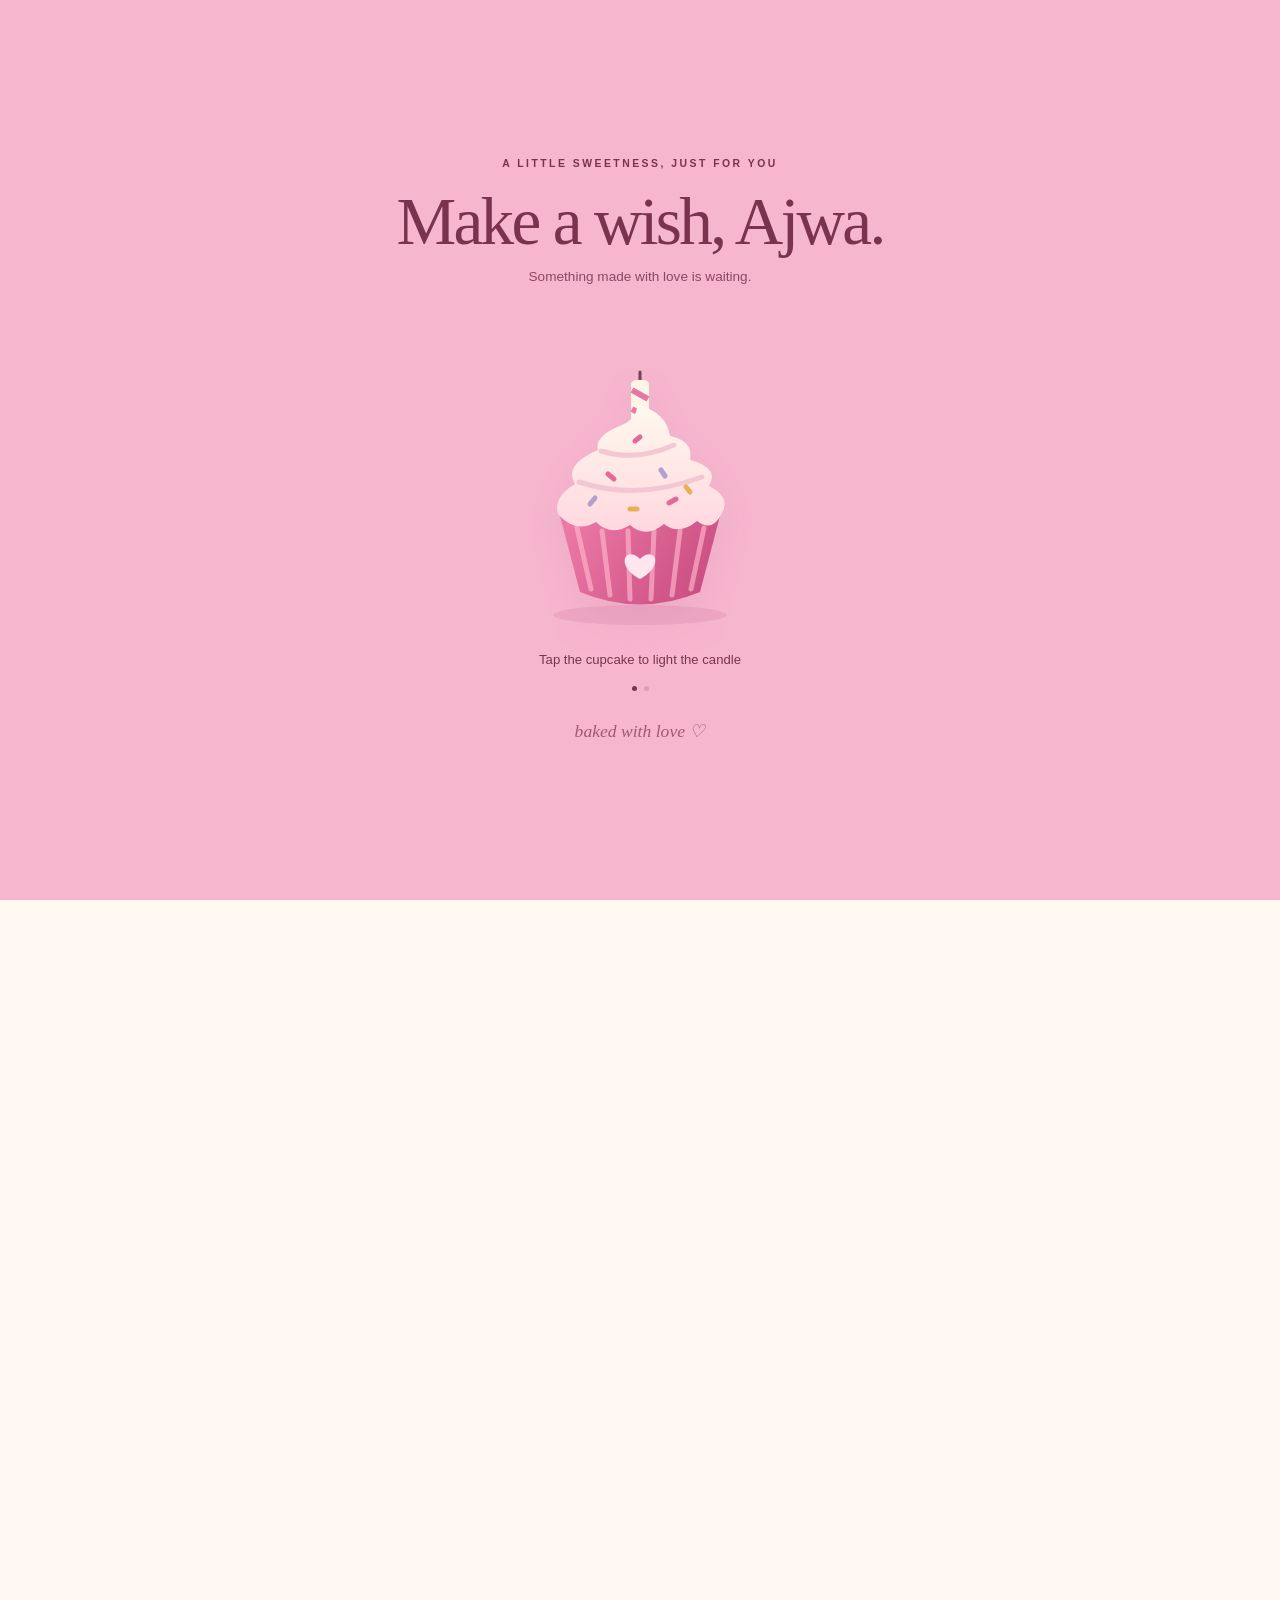
<file: index.html>
<!DOCTYPE html>
<html lang="en">
  <head>
    <meta charset="UTF-8" />
    <meta http-equiv="Content-Security-Policy" content="default-src 'none'; script-src 'sha256-DtwqlMACBUwBs7M+CxoVOlOZ3MUtRNxbTlej8e+OHAI=' 'sha256-SmW4N7IQUNSi7hp0M2LwXb36sq0s96XuH/wE73BcYMg='; script-src-attr 'none'; style-src 'self' https://fonts.googleapis.com; style-src-attr 'unsafe-inline'; font-src https://fonts.gstatic.com; img-src 'self'; media-src 'self'; connect-src 'none'; object-src 'none'; frame-src 'none'; base-uri 'none'; form-action 'none'; worker-src 'none'; require-trusted-types-for 'script'; trusted-types 'none'">
    <meta name="referrer" content="no-referrer">
    <meta name="robots" content="noindex, nofollow, noarchive, nosnippet">
    <meta name="viewport" content="width=device-width, initial-scale=1.0" />
    <title>For Ajwa</title>
    <meta
      name="description"
      content="A dreamy anniversary website for Ajwa, full of love, memories, and warm animations."
    />
    <link rel="preconnect" href="https://fonts.googleapis.com" />
    <link rel="preconnect" href="https://fonts.gstatic.com" crossorigin />
    <link
      href="https://fonts.googleapis.com/css2?family=Cormorant+Garamond:wght@400;500;600;700&family=Inter:wght@400;500;600;700;800&family=Caveat:wght@400;500;600&display=swap"
      rel="stylesheet"
    />
    <link rel="stylesheet" href="styles.css?v=album-1" />
  </head>
  <body class="wish-pending">
    <section class="cupcake-screen" id="cupcakeScreen" aria-labelledby="wishTitle">
      <div class="wish-content">
        <p class="wish-eyebrow">A little sweetness, just for you</p>
        <h2 id="wishTitle">Make a wish, Ajwa.</h2>
        <p class="wish-subtitle">Something made with love is waiting.</p>
        <button class="cupcake-button" id="cupcakeButton" type="button" aria-label="Light the cupcake candle" aria-describedby="wishHint">
          <svg class="cupcake-art" viewBox="0 0 320 340" fill="none" aria-hidden="true">
            <defs>
              <linearGradient id="icing" x1="160" y1="106" x2="160" y2="230" gradientUnits="userSpaceOnUse"><stop stop-color="#fff9ed"/><stop offset="1" stop-color="#ffd9e0"/></linearGradient>
              <linearGradient id="wrapper" x1="90" y1="225" x2="220" y2="310" gradientUnits="userSpaceOnUse"><stop stop-color="#ed79a6"/><stop offset="1" stop-color="#c84c80"/></linearGradient>
              <radialGradient id="flameGlow"><stop stop-color="#ffe9a8" stop-opacity=".8"/><stop offset="1" stop-color="#ffe9a8" stop-opacity="0"/></radialGradient>
            </defs>
            <ellipse cx="160" cy="319" rx="87" ry="10" fill="#b9507e" opacity=".14"/>
            <g class="candle-flame"><circle cx="160" cy="63" r="42" fill="url(#flameGlow)"/><path d="M160 38C146 54 145 65 152 72C159 79 174 73 172 63C171 55 164 50 160 38Z" fill="#ffb64d"/><path d="M160 53C153 64 155 71 161 72C169 70 165 60 160 53Z" fill="#fff9d5"/></g>
            <path class="candle-smoke" d="M160 73C142 60 179 48 159 29" stroke="#fff8ee" stroke-width="4" stroke-linecap="round"/>
            <path d="M160 85V76" stroke="#744253" stroke-width="3" stroke-linecap="round"/>
            <rect x="151" y="84" width="18" height="66" rx="5" fill="#fff5e7"/>
            <path d="M152 94L168 103M152 113L168 122M152 132L168 141" stroke="#e478a4" stroke-width="6"/>
            <path d="M80 220H240L220 296Q160 321 100 296Z" fill="url(#wrapper)"/>
            <path d="M97 232L111 293M122 235L130 299M148 235L150 303M174 235L171 303M200 235L192 299M224 232L211 293" stroke="#ffb6cd" stroke-width="5" opacity=".65" stroke-linecap="round"/>
            <path d="M78 218Q73 201 95 188Q83 169 118 154Q114 140 142 129Q158 122 157 108Q187 117 190 140Q214 145 210 164Q240 172 229 190Q251 201 242 217Q233 237 217 225Q199 240 184 228Q166 243 150 229Q131 241 116 226Q95 238 78 218Z" fill="url(#icing)"/>
            <path d="M121 155Q156 166 194 149M99 186Q157 205 222 181" stroke="#efbacb" stroke-width="5" stroke-linecap="round" opacity=".7"/>
            <g stroke-width="5" stroke-linecap="round"><path d="M128 178L134 183M189 207L196 203M155 145L160 141" stroke="#e36996"/><path d="M110 208L115 202M181 174L185 180" stroke="#b4a0cf"/><path d="M150 213L157 213M206 191L210 196" stroke="#e9af57"/></g>
            <path d="M160 263C146 249 134 269 160 283C186 269 174 249 160 263Z" fill="#ffe5ee"/>
          </svg>
        </button>
        <p class="wish-hint" id="wishHint" aria-live="polite">Tap the cupcake to light the candle</p>
        <div class="wish-steps" aria-hidden="true"><span class="active"></span><span></span></div>
        <p class="wish-signature">baked with love ♡</p>
      </div>
      <div class="wish-confetti" id="wishConfetti" aria-hidden="true"></div>
    </section>

    <div class="page-shell" inert>
<div class="bg-orb orb-two"></div>
<header class="hero">
        <nav class="topbar container">
          <div class="brand">ajwa &amp; matthew <button class="secret-trigger brand-secret" data-secret="matching" type="button" aria-label="Our little heart">♡</button></div>
          <div class="nav-links">
            <a href="#story">Story</a>
            <a href="album.html">Our album ♡</a>
            <a href="#letter">Letter</a>
            <a href="#promise">Forever ♡</a>
          </div>
        </nav>

        <div class="hero-inner container">
          <div class="hero-copy">
            <p class="eyebrow">OUR LITTLE LOVE STORY · SINCE 12.31.2025</p>
            <h1 tabindex="-1" id="typewriter">Life is sweeter<br>with <em>you, Ajwa.</em></h1>
            <img class="kitty-sticker welcome-kitty" src="cute-gifs/952797-catwink.png" alt="" aria-hidden="true" width="736" height="736" style="--asset-width: 736px; --asset-ratio: 736 / 736;">
            <p class="handwritten hero-note">Happy anniversary, my love ♡</p>
            <p class="subtitle">From our late-night games to all the little laughs in between — you’re my favorite part of every day. Here’s a little corner of the world, made just for you.</p>

            <div class="cta-row">
              <button id="sparkleBtn" class="primary-btn">A little extra love ♡</button>
              <a href="#letter" class="secondary-btn">Your love letter ↗</a>
            </div>

            <div class="stats">
              <div class="stat">
                <span class="stat-number" id="daysSince">0</span>
                <span>days of us</span>
              </div>
              <div class="stat">
                <button class="stat-number secret-trigger" data-secret="keychains" type="button" aria-label="Infinite reasons">∞</button>
                <span>reasons I love you</span>
              </div>
              <div class="stat">
                <span class="stat-number">1</span>
                <span>favorite person</span>
              </div>
            </div>
          </div>
          <div class="hero-scrapbook">
            <span class="scrap-doodle" aria-hidden="true">♡</span>
            <figure class="hero-print print-back">
              <img src="img/818552312_3090246237986645_2867087890981414556_n.jpg" alt="Our Roblox avatars standing side by side in matching black outfits" width="1080" height="486">
              <figcaption>my favorite teammate</figcaption>
            </figure>
            <figure class="hero-print print-front">
              <img src="img/818296710_1039917625670256_7853506601856451287_n.jpg" alt="Our Roblox avatars in matching pink and white outfits" width="1080" height="486">
              <figcaption>you + me, in every little world ♡</figcaption>
            </figure>
            <button class="scrap-label secret-trigger" data-secret="together" type="button">the sweetest kind of us</button>
          </div>
        </div>
        <div class="hero-bottom"><span>Made with love. Sprinkled with memories.</span><a href="#memories" aria-label="Explore our memories">↓</a></div>
      </header>

      <main>
        <section class="memories section" id="memories">
          <div class="container">
            <div class="section-heading">
              <img class="kitty-sticker" src="cute-gifs/744854-cathappy.png" alt="" aria-hidden="true" loading="lazy" width="736" height="736" style="--asset-width: 736px; --asset-ratio: 736 / 736;">
              <p class="eyebrow">01 / THE SCRAPBOOK</p>
              <h2>Little moments. <em>Big feelings.</em></h2>
              <p class="section-note">Our favorite little worlds, saved forever. Tap a photo to take a closer look.</p>
            </div>

            <p class="album-invite"><a class="primary-btn" href="album.html">Open our whole photo album ♡</a></p>
            <div class="memory-grid">
              <article class="memory-card">
                <button class="memory-photo" type="button" aria-label="View memory: The little laughs"><img src="img/818713701_989518967495480_6240912151705662410_n.jpg" alt="A smiling white-haired Roblox avatar in a colorful game world" width="1080" height="486" loading="lazy"><span aria-hidden="true">↗</span></button>
                <div class="memory-copy">
                  <h3>The little laughs</h3>
                  <p>The day everything changed, even when it felt like just another ordinary moment.</p>
                </div>
              </article>

              <article class="memory-card">
                <button class="memory-photo" type="button" aria-label="View memory: My favorite teammate"><img src="img/818552312_3090246237986645_2867087890981414556_n.jpg" alt="Our Roblox avatars standing together in matching black outfits" width="1080" height="486" loading="lazy"><span aria-hidden="true">↗</span></button>
                <div class="memory-copy">
                  <h3>My favorite teammate</h3>
                  <p>All the laughing, the chaos, and the little moments that somehow became my favorite memories.</p>
                </div>
              </article>

              <article class="memory-card">
                <button class="memory-photo" type="button" aria-label="View memory: Matching with you"><img src="img/818296710_1039917625670256_7853506601856451287_n.jpg" alt="Our Roblox avatars wearing matching pink and white outfits" width="1080" height="486" loading="lazy"><span aria-hidden="true">↗</span></button>
                <div class="memory-copy">
                  <h3>Matching with you</h3>
                  <p>Still the same warmth, still the same comfort, still the best place in the world to be.</p>
                </div>
              </article>

              <article class="memory-card">
                <button class="memory-photo" type="button" aria-label="View memory: Always close to you"><img src="img/818122525_1393639216303179_3923916816294594987_n.jpg" alt="Our black-haired Roblox avatars leaning close together" width="1080" height="486" loading="lazy"><span aria-hidden="true">↗</span></button>
                <div class="memory-copy">
                  <h3>Always close to you</h3>
                  <p>The kind of moments that feel easy, silly, and somehow unforgettable.</p>
                </div>
              </article>

              <article class="memory-card">
                <button class="memory-photo" type="button" aria-label="View memory: Our little adventures"><img src="img/818043290_2153451598936634_3564932296606815348_n.jpg" alt="Our white-haired Roblox avatars together in a colorful game world" width="1080" height="486" loading="lazy"><span aria-hidden="true">↗</span></button>
                <div class="memory-copy">
                  <h3>Our little adventures</h3>
                  <p>When life slows down and everything feels better because you’re there.</p>
                </div>
              </article>

              <article class="memory-card">
                <button class="memory-photo" type="button" aria-label="View memory: Us, in every world"><img src="img/813361121_1103023302071985_108094852363762716_n.jpg" alt="Our Roblox avatars wearing matching cat tops" width="1080" height="486" loading="lazy"><span aria-hidden="true">↗</span></button>
                <div class="memory-copy">
                  <h3>Us, in every world</h3>
                  <p>Every new day keeps proving I want to keep making memories with you.</p>
                </div>
              </article>
            </div>
          </div>
        </section>


        <section class="story section" id="story">
          <div class="container">
            <div class="section-heading">
              <p class="eyebrow">02 / HOW IT FEELS</p>
              <h2>It was always <em>you.</em></h2>
            </div>

            <div class="timeline">
              <div class="timeline-item">
                <div class="timeline-date">Roblox nights</div>
                <div class="timeline-card">
                  <div class="sticker-slot" aria-hidden="true"><img class="couple-gif" src="cute-gifs/570826-peachspraysgoma.gif" alt="" aria-hidden="true" loading="lazy" width="200" height="109" style="--asset-width: 200px; --asset-ratio: 200 / 109;"></div>
                  <h3>Fun and laughter</h3>
                  <p>
                    We would spend hours playing Roblox and laughing through all the chaos,
                    and somehow those simple moments became some of my favorite memories with you.
                  </p>
                </div>
              </div>

              <div class="timeline-item">
                <div class="timeline-date">Valorant</div>
                <div class="timeline-card">
                  <div class="sticker-slot" aria-hidden="true"><img class="couple-gif" src="cute-gifs/559019-gomadragpeach.png" alt="" aria-hidden="true" loading="lazy" width="167" height="120" style="--asset-width: 167px; --asset-ratio: 167 / 120;"></div>
                  <h3>Always a blast</h3>
                  <p>
                    Even the short time we spent in Valorant felt full of energy and joy. Watching
                    you play, hearing you laugh, and being with you in those moments made everything feel easier.
                  </p>
                </div>
              </div>

              <div class="timeline-item">
                <div class="timeline-date">You</div>
                <div class="timeline-card">
                  <div class="sticker-slot" aria-hidden="true"><img class="kitty-sticker story-kitty" src="cute-gifs/60037-catrelaxed.png" alt="" loading="lazy" width="736" height="736" style="--asset-width: 736px; --asset-ratio: 736 / 736;"></div>
                  <h3>The part that changed everything</h3>
                  <p>
                    The real magic was never just the games. It was the way you made the dark feel lighter,
                    how your presence brought calm, comfort, and a kind of happiness I didn’t know I needed.
                  </p>
                </div>
              </div>
            </div>
          </div>
        </section>

        <section class="reasons section" id="reasons">
          <div class="container">
            <div class="section-heading">
              <p class="eyebrow">03 / THE SWEETEST INGREDIENTS</p>
              <h2>A few things I <em>adore.</em></h2>
            </div>

            <div class="cards-grid">
              <article class="info-card reason-card">
                <div class="sticker-slot" aria-hidden="true"><img class="kitty-sticker ingredient-kitty" src="cute-gifs/575744-cat-smile.png" alt="" aria-hidden="true" loading="lazy" width="736" height="736" style="--asset-width: 736px; --asset-ratio: 736 / 736;"></div>
                <h3>Your smile</h3>
                <p>That smile can change my whole mood and make even the hardest days feel softer.</p>
              </article>

              <article class="info-card reason-card">
                <div class="sticker-slot" aria-hidden="true"><div class="icon">❤</div></div>
                <h3>Your heart</h3>
                <p>You care in a way that feels deep, gentle, and honest, and I love that so much.</p>
              </article>

              <article class="info-card reason-card">
                <div class="sticker-slot" aria-hidden="true"><img class="couple-gif" src="cute-gifs/197264-gomamassage.gif" alt="" aria-hidden="true" loading="lazy" width="200" height="163" style="--asset-width: 200px; --asset-ratio: 200 / 163;"></div>
                <h3>Your presence</h3>
                <p>Just being around you makes life feel calmer, warmer, and a lot more beautiful.</p>
              </article>

              <article class="info-card reason-card">
                <div class="sticker-slot" aria-hidden="true"><div class="icon">✧</div></div>
                <h3>Your energy</h3>
                <p>You bring life, laughter, and comfort to the moments that matter the most.</p>
              </article>
            </div>
          </div>
        </section>

        <section class="letter section" id="letter">
          <div class="container letter-wrap">
            <div class="section-heading align-left">
              <p class="eyebrow">04 / SEALED WITH A KISS</p>
              <h2>For u,<br><em>with all my heart.</em></h2>
              <div class="sticker-slot" aria-hidden="true"><img class="couple-gif" src="cute-gifs/277781-peachsnugglesgoma.gif" alt="" aria-hidden="true" loading="lazy" width="498" height="330" style="--asset-width: 498px; --asset-ratio: 498 / 330;"></div>
            </div>

            <div class="letter-box">
              <span class="letter-seal" aria-hidden="true">♡</span>
              <p class="handwritten salutation">My dearest Ajwa,</p>
              <p>
                Ajwa, I still think about how much brighter my life feels with u in it. u are
                the kind of person who makes ordinary days feel warm and beautiful just by being in them.
                The hours we spent playing Roblox, the laughs during Valorant, and the way u somehow made
                even my darker moments feel lighter will always stay with me.
              </p>
              <p>
                I love how easy it feels to be with u. I love the comfort in your presence, the honesty
                in your heart, and the way your love makes life feel softer and more meaningful. Every time
                I think about us, I feel grateful, lucky, and a little overwhelmed by how much joy u bring.
              </p>
              <p>
                u are not just someone I care about. u are someone who changed my world in a way I cant
                fully explain. Thank u for being my comfort, my laughter, my peace, and my favorite person.
                Happy anniversary, Ajwa. Im so lucky to have u.
              </p>
              <p class="handwritten signature">Yours, always.<br>Matthew ♡</p>
            </div>
          </div>
        </section>

        <section class="promise section" id="promise">
          <div class="container promise-wrap">
            <div class="promise-copy">
              <div class="sticker-slot" aria-hidden="true"><img class="couple-gif" src="cute-gifs/403790-gomacarrypeach.gif" alt="" aria-hidden="true" loading="lazy" width="197" height="200" style="--asset-width: 197px; --asset-ratio: 197 / 200;"></div>
              <p class="eyebrow">05 / ALL OUR TOMORROWS</p>
              <h2>You, me, <em>and every tomorrow.</em></h2>
              <p>
                Through every season, every ordinary day, and every dream we build together, I promise to
                keep loving you with patience, joy, and a heart that keeps growing because of you.
              </p>
            </div>

            <div class="countdown-card">
              <img class="kitty-sticker heart-kitty" src="cute-gifs/688544-cuteheartkitty.gif" alt="" aria-hidden="true" loading="lazy" width="52" height="55" style="--asset-width: 52px; --asset-ratio: 52 / 55;">
              <p class="countdown-label">Until our next little anniversary ♡</p>
              <div class="countdown" id="countdown"></div>
            </div>
          </div>
        </section>

        <section class="playful section">
          <div class="container">
            <div class="section-heading">
              <p class="eyebrow">A tiny moment of joy</p>
              <h2>There’s always room for <em>more love.</em></h2>
            </div>

            <div class="love-kitty-reaction" aria-hidden="true"><img id="loveKitty" src="cute-gifs/196068-catstare.png" alt="" width="736" height="736" style="--asset-width: 736px; --asset-ratio: 736 / 736;"><p id="kittyReaction" class="handwritten">how much do u love me?</p></div>
            <div class="love-meter-panel">
              <button id="loveBoost" class="love-btn" aria-label="Add love">♥</button>
              <div class="meter-wrap">
                <div class="meter-labels">
                  <span>tiny love</span>
                  <span>big love</span>
                </div>
                <div class="meter-stage">
                <div class="meter" role="progressbar" aria-label="Our love" aria-valuemin="0" aria-valuemax="100" aria-valuenow="52">
                  <div id="loveMeter" class="meter-fill"></div>
                </div>
                <div class="meter-pieces" aria-hidden="true"><span></span><span></span></div>
                </div>
                <p class="love-status" id="loveStatus" aria-live="polite">Keep tapping, my love ♡</p>
              </div>
            </div>
          </div>
        </section>

        <section class="finale section" id="finale">
          <div class="container final-wrap">
            <img class="kitty-sticker paw-kitty" src="cute-gifs/190650-catpaw.png" alt="" aria-hidden="true" loading="lazy" width="736" height="736" style="--asset-width: 736px; --asset-ratio: 736 / 736;">
            <p class="eyebrow">ONE LAST LITTLE THING</p>
            <button id="finalMessageBtn" class="final-message-btn" type="button" aria-expanded="false" aria-controls="finalMessage">A little P.S. for you ♡</button>
            <div id="finalMessage" class="final-message hidden">
              <div class="sticker-slot" aria-hidden="true"><img class="couple-gif" src="cute-gifs/346718-peachlovesgoma.gif" alt="" aria-hidden="true" loading="lazy" width="200" height="180" style="--asset-width: 200px; --asset-ratio: 200 / 180;"></div>
              <p>
                Ajwa, no matter how many days pass, how many months go by, or how many little moments turn into memories,
                I’ll still choose you. Always. With all my heart, every version of me has loved you, and every version still will.
              </p>
            </div>
          </div>
        </section>
      </main>

      <footer class="footer">
        <p class="handwritten">You’re my favorite wish come true.</p><span>AJWA &amp; MATTHEW · ALWAYS &amp; FOREVER <button class="secret-trigger" data-secret="chaos" type="button" aria-label="One last little heart">♡</button></span>
      </footer>
    </div>

    <audio id="backgroundMusic" src="audio/our-little-melody.wav" preload="auto" loop playsinline></audio>
    <button id="musicToggle" class="music-toggle" type="button" aria-label="Play background music" aria-pressed="false"><span aria-hidden="true">♫</span> <span id="musicLabel">Music off</span></button>
    <p id="secretHint" class="secret-hint" role="status"></p>
    <dialog id="secretDialog" class="secret-dialog" aria-labelledby="secretTitle" aria-describedby="secretNote">
      <button id="closeSecret" class="close-memory" type="button" aria-label="Close secret memory">×</button>
      <p class="eyebrow">A LITTLE PIECE OF US, HIDDEN JUST FOR U</p>
      <img id="secretPhoto" alt="">
      <h2 id="secretTitle"></h2>
      <p id="secretNote"></p>
      <p id="secretCollection" class="handwritten"></p>
    </dialog>
    <dialog id="memoryDialog" class="memory-dialog" aria-label="Our memory">
      <button id="closeMemory" class="close-memory" type="button" aria-label="Close photo">×</button>
      <img id="memoryFullImage" alt="">
      <p id="memoryCaption" class="handwritten"></p>
    </dialog>
    <div id="floating-hearts" aria-hidden="true"></div>

    <script src="anniversary.js?v=DtwqlMACBUwB" integrity="sha256-DtwqlMACBUwBs7M+CxoVOlOZ3MUtRNxbTlej8e+OHAI=" crossorigin="anonymous"></script>
    <script src="script.js?v=SmW4N7IQUNSi" integrity="sha256-SmW4N7IQUNSi7hp0M2LwXb36sq0s96XuH/wE73BcYMg=" crossorigin="anonymous"></script>
  </body>
</html>
</file>
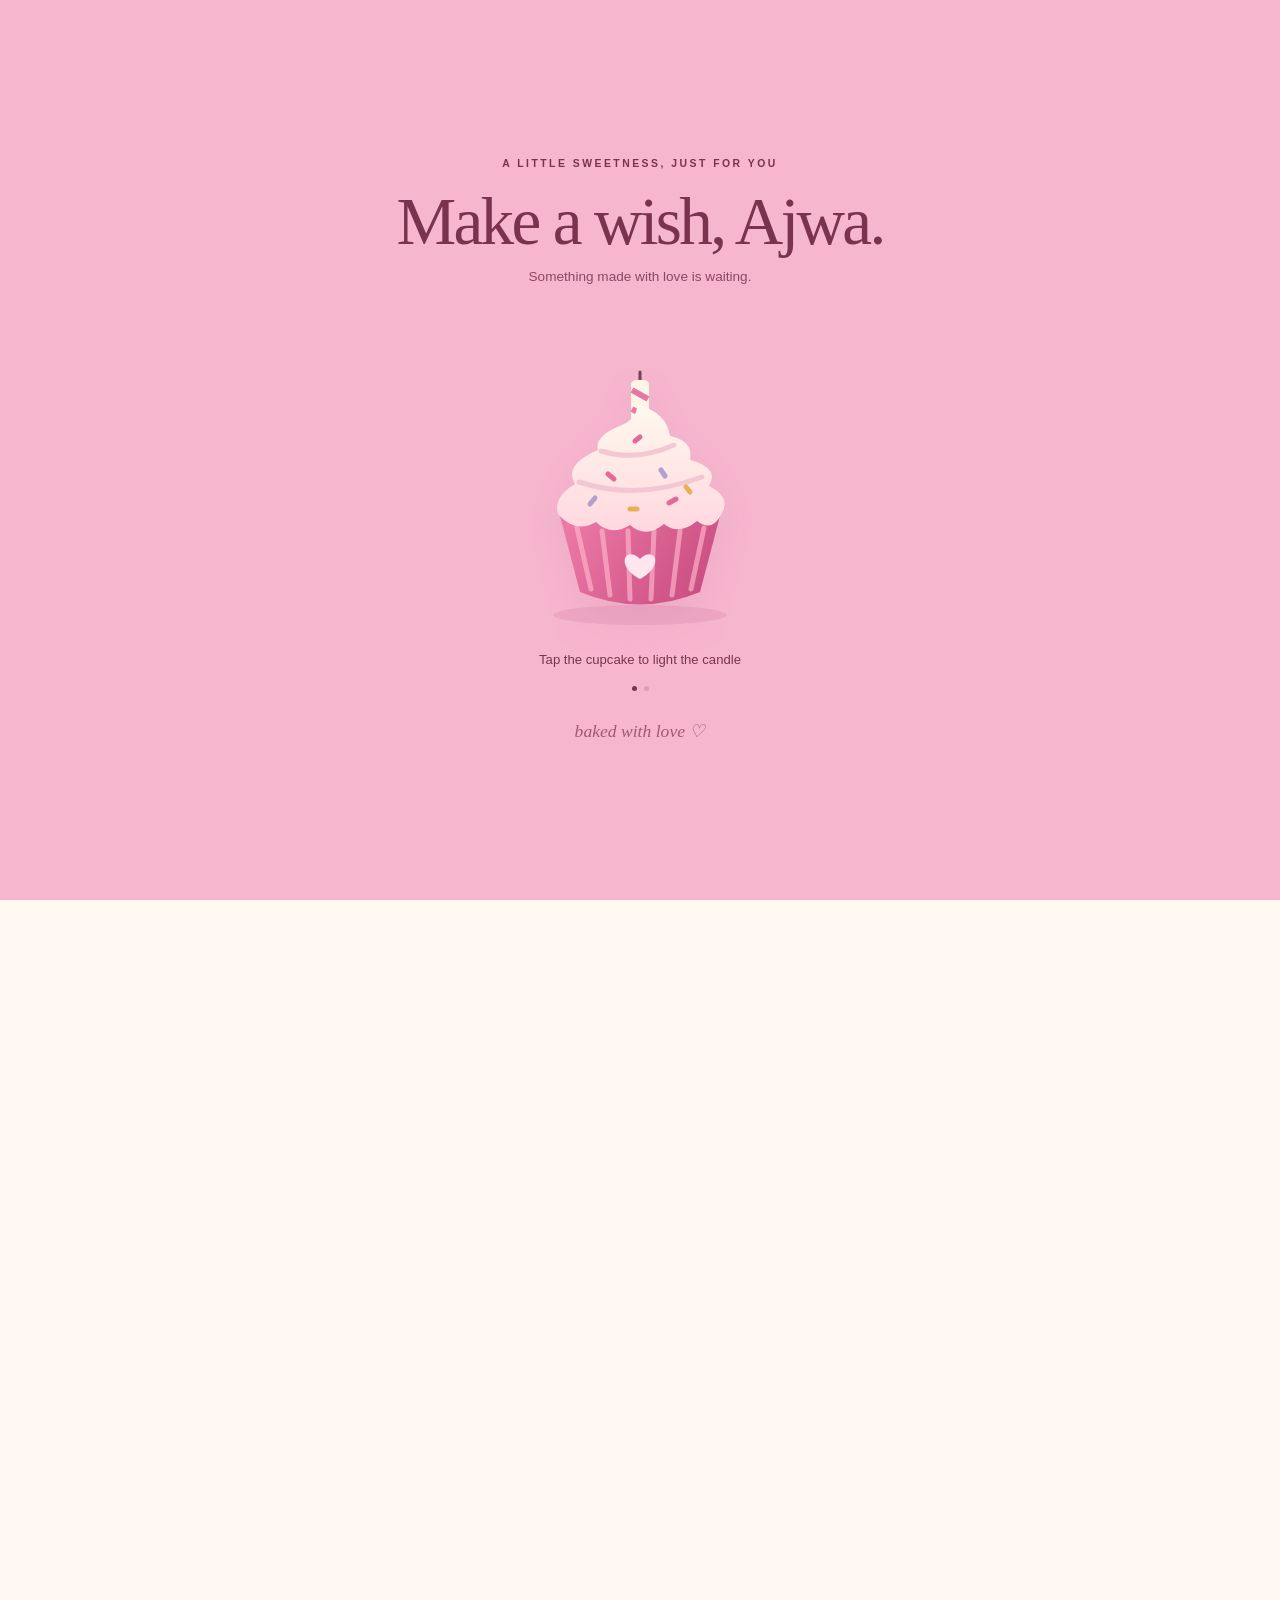
<file: Ajwas-gift/index.html>
<!doctype html><html lang="en"><meta charset="utf-8">
    <meta http-equiv="Content-Security-Policy" content="default-src 'none'; script-src 'none'; script-src-attr 'none'; style-src 'self' https://fonts.googleapis.com; style-src-attr 'unsafe-inline'; font-src https://fonts.gstatic.com; img-src 'self'; media-src 'self'; connect-src 'none'; object-src 'none'; frame-src 'none'; base-uri 'none'; form-action 'none'; worker-src 'none'; require-trusted-types-for 'script'; trusted-types 'none'">
    <meta name="referrer" content="no-referrer">
    <meta name="robots" content="noindex, nofollow, noarchive, nosnippet"><meta name="viewport" content="width=device-width,initial-scale=1"><meta http-equiv="refresh" content="0;url=../index.html"><title>Our love story has moved</title><p><a href="../index.html">Open our love story ♡</a></p></html>
</file>
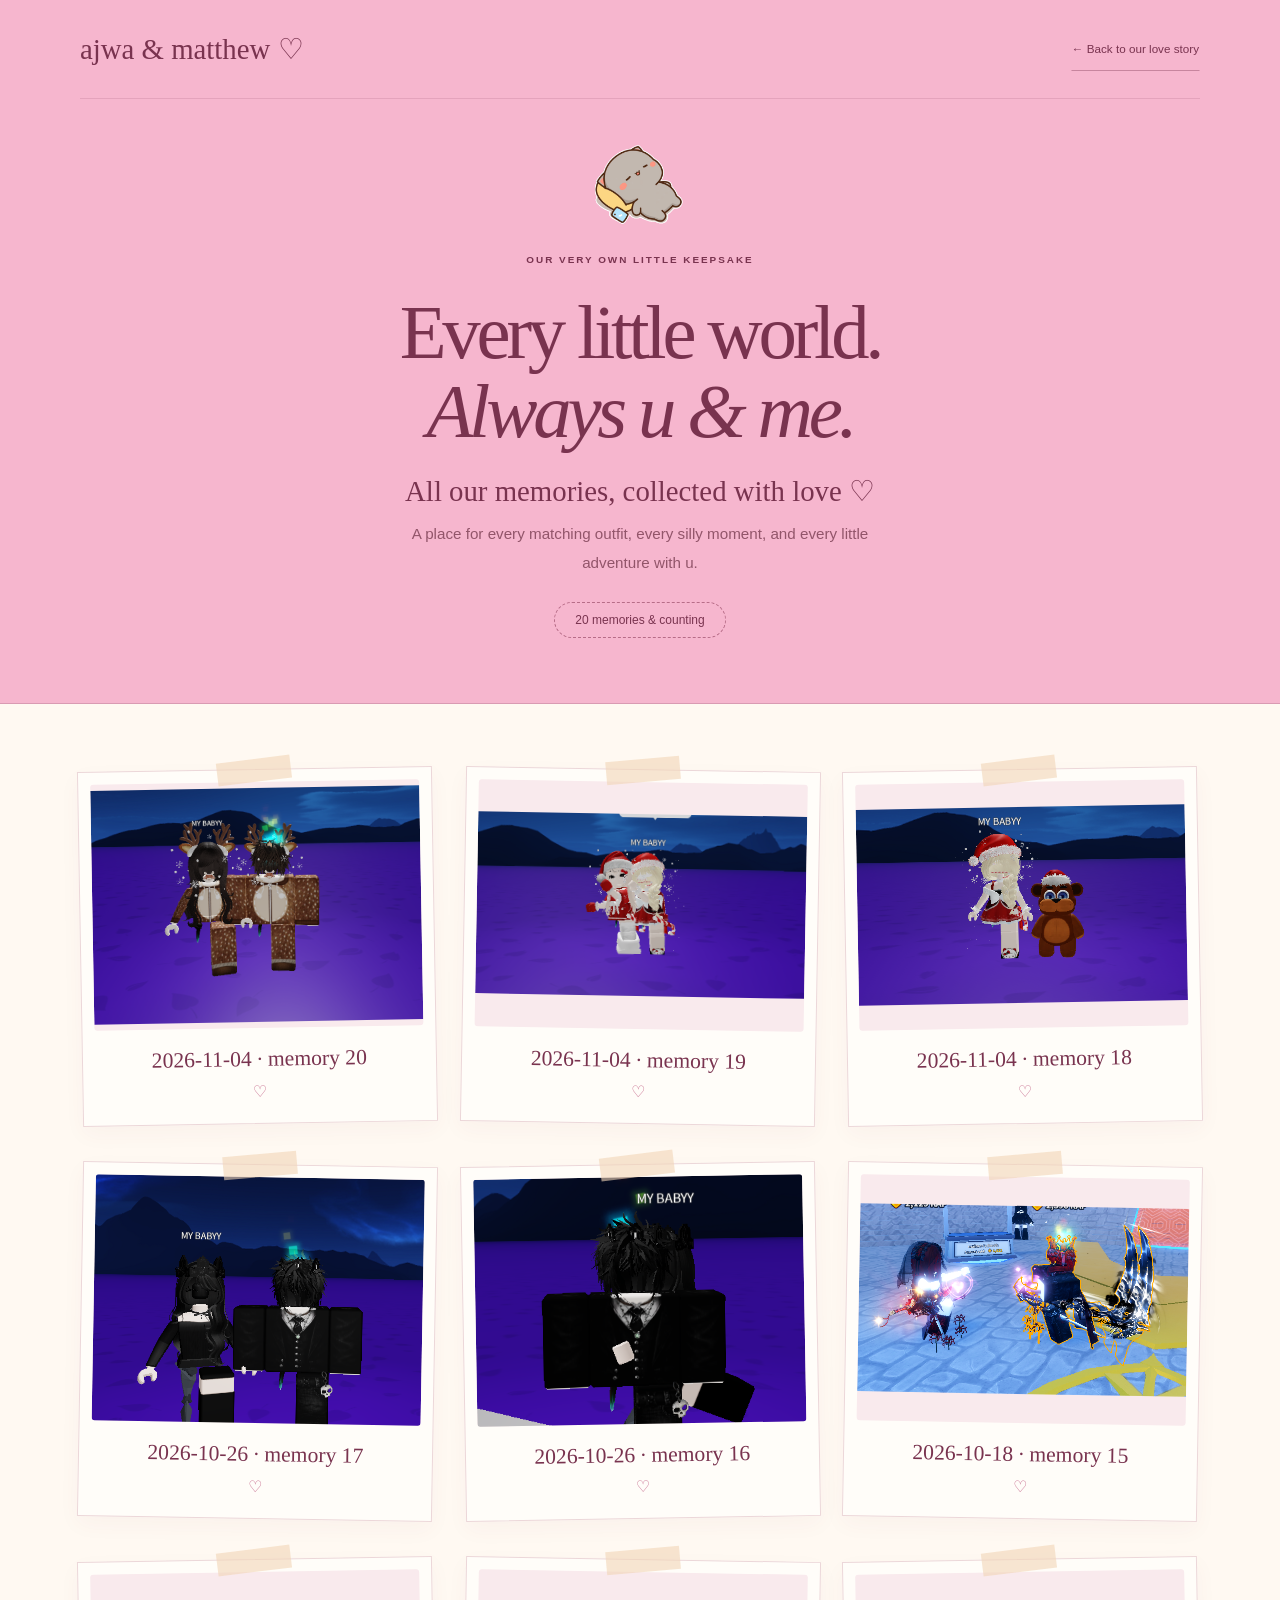
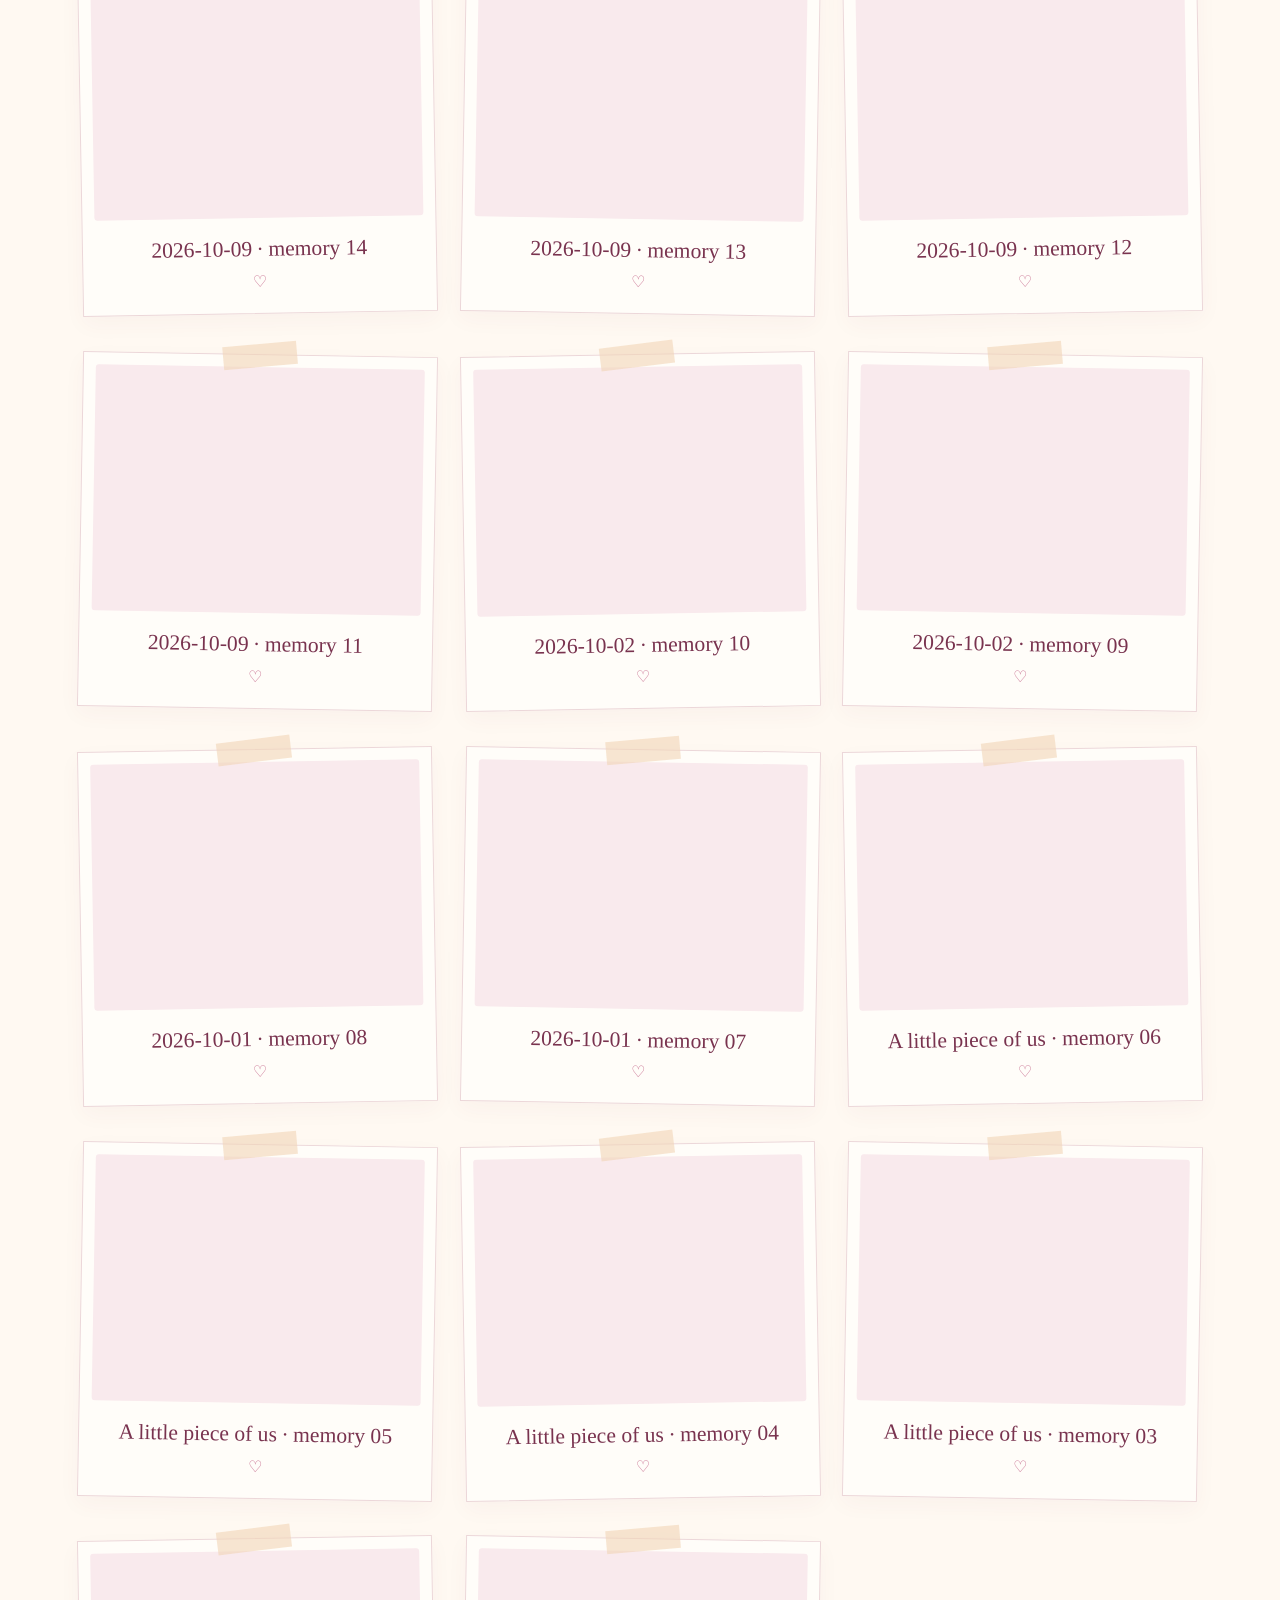
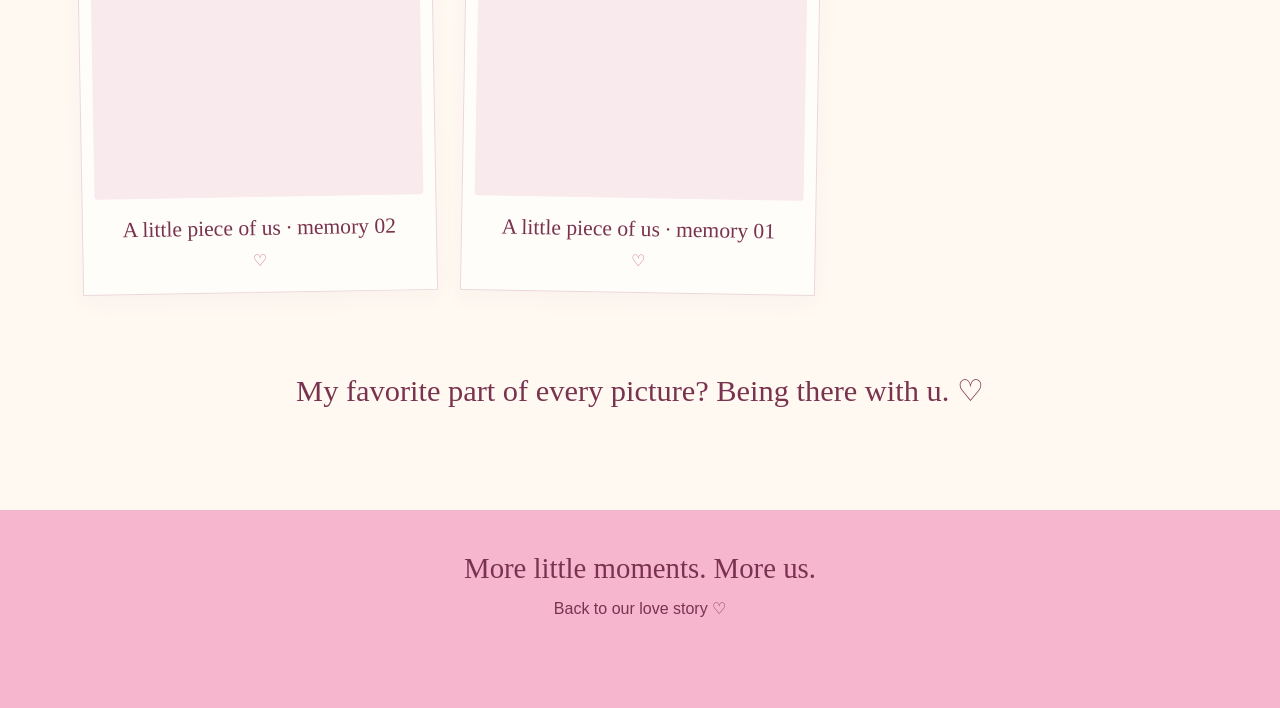
<file: album.html>
<!DOCTYPE html>
<html lang="en">
  <head>
    <meta charset="UTF-8" />
    <meta http-equiv="Content-Security-Policy" content="default-src 'none'; script-src 'sha256-YajFYknnJN8z5+c3jfxrgr4k4pTiKrlv7AWcXxSwnwc='; script-src-attr 'none'; style-src 'self' https://fonts.googleapis.com; style-src-attr 'unsafe-inline'; font-src https://fonts.gstatic.com; img-src 'self'; media-src 'self'; connect-src 'none'; object-src 'none'; frame-src 'none'; base-uri 'none'; form-action 'none'; worker-src 'none'; require-trusted-types-for 'script'; trusted-types 'none'">
    <meta name="referrer" content="no-referrer">
    <meta name="robots" content="noindex, nofollow, noarchive, nosnippet">
    <meta name="viewport" content="width=device-width, initial-scale=1.0" />
    <title>Our little photo album · For Ajwa</title>
    <meta name="description" content="All our little worlds, tucked into one pink photo album.">
    <link rel="preconnect" href="https://fonts.googleapis.com" />
    <link rel="preconnect" href="https://fonts.gstatic.com" crossorigin />
    <link
      href="https://fonts.googleapis.com/css2?family=Cormorant+Garamond:wght@400;500;600;700&family=Inter:wght@400;500;600;700;800&family=Caveat:wght@400;500;600&display=swap"
      rel="stylesheet"
    />
    <link rel="stylesheet" href="styles.css?v=album-1" />
  </head>
  <body class="album-page">
<header class="album-header"><nav class="topbar container" aria-label="Album navigation"><a class="brand" href="index.html">ajwa &amp; matthew ♡</a><a class="secondary-btn" href="index.html">← Back to our love story</a></nav>
<div class="album-intro container"><img class="album-mascot" src="cute-gifs/277781-peachsnugglesgoma.gif" width="498" height="330" alt="Two little kitties snuggling"><p class="eyebrow">OUR VERY OWN LITTLE KEEPSAKE</p><h1>Every little world.<br><em>Always u &amp; me.</em></h1><p class="handwritten">All our memories, collected with love ♡</p><p class="album-description">A place for every matching outfit, every silly moment, and every little adventure with u.</p><span class="album-count">20 memories &amp; counting</span></div></header>
<main class="container album-main"><div class="album-grid"><article class="album-print"><button class="album-photo" type="button" data-index="0" aria-label="Open memory 20"><img src="img/Screenshot%202026-11-04%20114608.png" alt="Saved memory from our games together" loading="eager" decoding="async"></button><h2>2026-11-04 · memory 20</h2><span class="album-heart" aria-hidden="true">♡</span></article><article class="album-print"><button class="album-photo" type="button" data-index="1" aria-label="Open memory 19"><img src="img/Screenshot%202026-11-04%20113105.png" alt="Saved memory from our games together" loading="eager" decoding="async"></button><h2>2026-11-04 · memory 19</h2><span class="album-heart" aria-hidden="true">♡</span></article><article class="album-print"><button class="album-photo" type="button" data-index="2" aria-label="Open memory 18"><img src="img/Screenshot%202026-11-04%20112914.png" alt="Saved memory from our games together" loading="eager" decoding="async"></button><h2>2026-11-04 · memory 18</h2><span class="album-heart" aria-hidden="true">♡</span></article><article class="album-print"><button class="album-photo" type="button" data-index="3" aria-label="Open memory 17"><img src="img/Screenshot%202026-10-26%20132215.png" alt="Saved memory from our games together" loading="lazy" decoding="async"></button><h2>2026-10-26 · memory 17</h2><span class="album-heart" aria-hidden="true">♡</span></article><article class="album-print"><button class="album-photo" type="button" data-index="4" aria-label="Open memory 16"><img src="img/Screenshot%202026-10-26%20132157.png" alt="Saved memory from our games together" loading="lazy" decoding="async"></button><h2>2026-10-26 · memory 16</h2><span class="album-heart" aria-hidden="true">♡</span></article><article class="album-print"><button class="album-photo" type="button" data-index="5" aria-label="Open memory 15"><img src="img/Screenshot%202026-10-18%20124915.png" alt="Saved memory from our games together" loading="lazy" decoding="async"></button><h2>2026-10-18 · memory 15</h2><span class="album-heart" aria-hidden="true">♡</span></article><article class="album-print"><button class="album-photo" type="button" data-index="6" aria-label="Open memory 14"><img src="img/Screenshot%202026-10-09%20073246.png" alt="Saved memory from our games together" loading="lazy" decoding="async"></button><h2>2026-10-09 · memory 14</h2><span class="album-heart" aria-hidden="true">♡</span></article><article class="album-print"><button class="album-photo" type="button" data-index="7" aria-label="Open memory 13"><img src="img/Screenshot%202026-10-09%20073129.png" alt="Saved memory from our games together" loading="lazy" decoding="async"></button><h2>2026-10-09 · memory 13</h2><span class="album-heart" aria-hidden="true">♡</span></article><article class="album-print"><button class="album-photo" type="button" data-index="8" aria-label="Open memory 12"><img src="img/Screenshot%202026-10-09%20073113.png" alt="Saved memory from our games together" loading="lazy" decoding="async"></button><h2>2026-10-09 · memory 12</h2><span class="album-heart" aria-hidden="true">♡</span></article><article class="album-print"><button class="album-photo" type="button" data-index="9" aria-label="Open memory 11"><img src="img/Screenshot%202026-10-09%20072846.png" alt="Saved memory from our games together" loading="lazy" decoding="async"></button><h2>2026-10-09 · memory 11</h2><span class="album-heart" aria-hidden="true">♡</span></article><article class="album-print"><button class="album-photo" type="button" data-index="10" aria-label="Open memory 10"><img src="img/Screenshot%202026-10-02%20112258.png" alt="Saved memory from our games together" loading="lazy" decoding="async"></button><h2>2026-10-02 · memory 10</h2><span class="album-heart" aria-hidden="true">♡</span></article><article class="album-print"><button class="album-photo" type="button" data-index="11" aria-label="Open memory 9"><img src="img/Screenshot%202026-10-02%20110657.png" alt="Saved memory from our games together" loading="lazy" decoding="async"></button><h2>2026-10-02 · memory 09</h2><span class="album-heart" aria-hidden="true">♡</span></article><article class="album-print"><button class="album-photo" type="button" data-index="12" aria-label="Open memory 8"><img src="img/Screenshot%202026-10-01%20124903.png" alt="Saved memory from our games together" loading="lazy" decoding="async"></button><h2>2026-10-01 · memory 08</h2><span class="album-heart" aria-hidden="true">♡</span></article><article class="album-print"><button class="album-photo" type="button" data-index="13" aria-label="Open memory 7"><img src="img/Screenshot%202026-10-01%20084355.png" alt="Saved memory from our games together" loading="lazy" decoding="async"></button><h2>2026-10-01 · memory 07</h2><span class="album-heart" aria-hidden="true">♡</span></article><article class="album-print"><button class="album-photo" type="button" data-index="14" aria-label="Open memory 6"><img src="img/818713701_989518967495480_6240912151705662410_n.jpg" alt="Saved memory from our games together" loading="lazy" decoding="async"></button><h2>A little piece of us · memory 06</h2><span class="album-heart" aria-hidden="true">♡</span></article><article class="album-print"><button class="album-photo" type="button" data-index="15" aria-label="Open memory 5"><img src="img/818552312_3090246237986645_2867087890981414556_n.jpg" alt="Saved memory from our games together" loading="lazy" decoding="async"></button><h2>A little piece of us · memory 05</h2><span class="album-heart" aria-hidden="true">♡</span></article><article class="album-print"><button class="album-photo" type="button" data-index="16" aria-label="Open memory 4"><img src="img/818296710_1039917625670256_7853506601856451287_n.jpg" alt="Saved memory from our games together" loading="lazy" decoding="async"></button><h2>A little piece of us · memory 04</h2><span class="album-heart" aria-hidden="true">♡</span></article><article class="album-print"><button class="album-photo" type="button" data-index="17" aria-label="Open memory 3"><img src="img/818122525_1393639216303179_3923916816294594987_n.jpg" alt="Saved memory from our games together" loading="lazy" decoding="async"></button><h2>A little piece of us · memory 03</h2><span class="album-heart" aria-hidden="true">♡</span></article><article class="album-print"><button class="album-photo" type="button" data-index="18" aria-label="Open memory 2"><img src="img/818043290_2153451598936634_3564932296606815348_n.jpg" alt="Saved memory from our games together" loading="lazy" decoding="async"></button><h2>A little piece of us · memory 02</h2><span class="album-heart" aria-hidden="true">♡</span></article><article class="album-print"><button class="album-photo" type="button" data-index="19" aria-label="Open memory 1"><img src="img/813361121_1103023302071985_108094852363762716_n.jpg" alt="Saved memory from our games together" loading="lazy" decoding="async"></button><h2>A little piece of us · memory 01</h2><span class="album-heart" aria-hidden="true">♡</span></article></div><p class="album-ending handwritten">My favorite part of every picture? Being there with u. ♡</p></main>
<footer class="footer"><p class="handwritten">More little moments. More us.</p><a href="index.html">Back to our love story ♡</a></footer>
<dialog class="album-viewer" id="albumViewer" aria-labelledby="albumCaption"><button class="close-memory" id="albumClose" aria-label="Close memory" type="button">×</button><img id="albumFull" alt=""><h2 id="albumCaption" class="handwritten"></h2><div class="album-controls"><button id="albumPrev" type="button" aria-label="Previous memory">←</button><span id="albumPosition" aria-live="polite"></span><button id="albumNext" type="button" aria-label="Next memory">→</button></div></dialog>
<script src="album.js?v=YajFYknnJN8z" integrity="sha256-YajFYknnJN8z5+c3jfxrgr4k4pTiKrlv7AWcXxSwnwc=" crossorigin="anonymous"></script></body></html>
</file>
<file: styles.css>
:root { --ink: #79334f; --soft: #92556a; --pink: #f6b6ce; --paper: #fff9f2; --line: #ddb0ba; }
* { box-sizing: border-box; }
html { scroll-behavior: smooth; scroll-padding-top: 24px; }
body { margin: 0; background: var(--paper); color: var(--ink); font-family: "Inter", sans-serif; overflow-x: hidden; }
img { display: block; max-width: 100%; }
a { color: inherit; text-decoration: none; }
button { font: inherit; cursor: pointer; }
button, a { -webkit-tap-highlight-color: transparent; }
:focus-visible { outline: 2px dashed var(--ink); outline-offset: 6px; }
h1,h2,h3 { font-family: "Cormorant Garamond", Georgia, serif; font-weight: 500; margin: 0; line-height: 1.04; }
em { font-weight: 400; }
.handwritten { font-family: "Caveat", cursive; font-weight: 400; }
::selection { background: #f0b1c7; color: #65223e; }
/* The opaque entrance is present before JavaScript or images load. */
.hidden { display: none; }
body.wish-pending { overflow: hidden; }

.wish-pending .page-shell { visibility: hidden; }
.page-shell { position: relative; }
.cupcake-screen { position: fixed; inset: 0; z-index: 100; display: grid; place-items: center; padding: 24px; overflow: auto; background: #f6b6ce; color: #79334f; transition: opacity .9s ease, visibility .9s; }
.cupcake-screen.revealing { opacity: 0; visibility: hidden; pointer-events: none; }
.wish-content { position: relative; text-align: center; width: min(100%, 520px); margin: auto; }
.wish-eyebrow { font-size: .65rem; font-weight: 600; letter-spacing: .24em; text-transform: uppercase; margin: 0 0 18px; }
.wish-content h2 { font-family: "Cormorant Garamond", Georgia, serif; font-size: clamp(2.6rem, 7vw, 4.2rem); font-weight: 500; letter-spacing: -.04em; margin: 0; color: #79334f; }
.wish-subtitle { font-size: .85rem; margin: 12px 0 0; color: #8b4763; }
.cupcake-button { display: block; position: relative; width: clamp(220px, 38vh, 320px); max-width: 100%; margin: 12px auto 0; padding: 0; border: 0; background: transparent; cursor: pointer; -webkit-tap-highlight-color: transparent; touch-action: manipulation; border-radius: 45%; }
.cupcake-button:focus-visible { outline: 2px dashed #79334f; outline-offset: 6px; }
.cupcake-art { display: block; width: 100%; overflow: visible; filter: drop-shadow(0 14px 16px #ad477b18); transition: transform .4s cubic-bezier(.2,.8,.2,1); }
.cupcake-button:hover .cupcake-art { transform: translateY(-7px) rotate(-3deg); }
.cupcake-button:active .cupcake-art { transform: scale(.95); }
.candle-flame { opacity: 0; transform-origin: 160px 75px; transition: opacity .3s; }
.is-lit .candle-flame { opacity: 1; animation: candle-flicker 1.2s ease-in-out infinite alternate; }
.candle-smoke { opacity: 0; }
.is-blown .candle-smoke { animation: wish-smoke 1s ease-out forwards; }
.wish-hint { font-size: .82rem; min-height: 2.5em; margin: 14px 0 4px; line-height: 1.5; }
.wish-steps { display: flex; gap: 7px; justify-content: center; }
.wish-steps span { width: 5px; height: 5px; background: #79334f30; border-radius: 50%; transition: background .3s; }
.wish-steps .active { background: #79334f; }
.wish-signature { font-family: "Cormorant Garamond", Georgia, serif; font-style: italic; font-size: 1.1rem; margin: 30px 0 0; opacity: .7; }
.wish-confetti { position: absolute; inset: 0; overflow: hidden; pointer-events: none; }
.wish-confetti span { position: absolute; left: var(--origin-x); top: var(--origin-y); font-size: var(--size); color: var(--color); animation: wish-burst 1.5s ease-out forwards; }
@keyframes candle-flicker { from { transform: scale(.94) rotate(-3deg); } to { transform: scale(1.06) rotate(3deg); } }
@keyframes wish-smoke { 15% { opacity: .7; } to { opacity: 0; transform: translateY(-30px); } }
@keyframes wish-burst { from { opacity: 1; transform: translate(0,0) scale(.4); } to { opacity: 0; transform: translate(var(--x),var(--y)) rotate(var(--rotation)) scale(1); } }
@media (max-height: 620px) { .cupcake-button { width: 190px; } .wish-signature { margin-top: 12px; } .wish-eyebrow { margin-bottom: 8px; } }
@media (prefers-reduced-motion: reduce) { .wish-confetti, .candle-smoke { display: none; } }

.container { width: min(1120px, calc(100% - 64px)); margin-inline: auto; }
.hero { position: relative; background: #f6b6ce; padding-bottom: 28px; }
.hero::after { content: ""; position: absolute; left: 0; right: 0; height: 15px; bottom: -14px; background: radial-gradient(circle at 50% 0, #f6b6ce 14px, transparent 15px) 0 0 / 30px 15px repeat-x; }
.topbar { display: flex; justify-content: space-between; align-items: center; padding: 27px 0; border-bottom: 1px solid #79334f24; }
.brand { font-family: "Caveat", cursive; font-size: 1.8rem; }
.brand span { display: inline-block; margin-left: 9px; }
.nav-links { display: flex; gap: 28px; font-size: .75rem; }
.nav-links a { padding: 8px 0; border-bottom: 1px solid transparent; }
.nav-links a:hover { border-color: var(--ink); }
.hero-inner { display: grid; grid-template-columns: 1.08fr 1fr; gap: 50px; align-items: center; padding: 76px 0 45px; }
.eyebrow { font-size: .62rem; font-weight: 600; letter-spacing: .2em; margin: 0 0 24px; line-height: 1.7; }
h1 { font-size: clamp(3.4rem, 5.6vw, 5.8rem); letter-spacing: -.055em; }
h1:focus { outline: none; }
.hero-note { font-size: 1.75rem; margin: 16px 0; transform: rotate(-2deg); }
.subtitle { max-width: 440px; color: var(--soft); font-size: .85rem; line-height: 1.9; margin: 24px 0; }
.cta-row { display: flex; gap: 20px; align-items: center; flex-wrap: wrap; }
.primary-btn, .secondary-btn, .final-message-btn { display: inline-flex; justify-content: center; padding: 14px 22px; border-radius: 40px; font-size: .73rem; border: 1px solid var(--ink); transition: transform .2s, background .2s; }
.primary-btn, .final-message-btn { background: var(--ink); color: var(--paper); }
.secondary-btn { border-color: transparent; padding-inline: 0; border-radius: 0; border-bottom: 1px solid #79334f60; }
.primary-btn:hover, .final-message-btn:hover { transform: translateY(-3px); background: #61273f; }
.stats { display: flex; gap: 28px; margin-top: 34px; }
.stat { display: flex; flex-direction: column; gap: 4px; }
.stat + .stat { padding-left: 24px; border-left: 1px solid #79334f30; }
.stat-number { font-family: "Cormorant Garamond", Georgia, serif; font-size: 2rem; }
.stat span:last-child { font-size: .61rem; color: var(--soft); }
.hero-scrapbook { position: relative; min-height: 410px; }
.hero-print { background: #fffaf1; padding: 12px 12px 0; box-shadow: 0 12px 32px #79334f20; width: 85%; margin: 0; position: absolute; }
.hero-print::before, .memory-card::before { content: ""; position: absolute; z-index: 1; width: 80px; height: 24px; background: #fff4d49c; border-left: 1px dashed #d8bd9b55; border-right: 1px dashed #d8bd9b55; top: -10px; left: calc(50% - 40px); transform: rotate(-7deg); }
.hero-print img { width: 100%; height: auto; }
.hero-print figcaption { font-family: "Caveat", cursive; text-align: center; font-size: 1.4rem; padding: 12px 0 16px; }
.print-back { top: 3px; left: 0; transform: rotate(-9deg); }
.print-front { top: 157px; right: 0; transform: rotate(7deg); }
.scrap-doodle { position: absolute; font-family: "Caveat", cursive; right: -8px; top: -50px; font-size: 5rem; transform: rotate(14deg); }
.scrap-label { position: absolute; bottom: -20px; left: 12px; font-family: "Caveat", cursive; font-size: 1.5rem; transform: rotate(-8deg); }
.hero-bottom { width: min(1120px, calc(100% - 64px)); margin: 28px auto 0; display: flex; align-items: center; justify-content: space-between; font-size: .62rem; letter-spacing: .06em; color: var(--soft); }
.hero-bottom a { font-size: 1.2rem; border: 1px solid #79334f50; border-radius: 50%; padding: 6px 13px; }
.section { padding: 100px 0; }
.section-heading { text-align: center; max-width: 650px; margin: 0 auto 52px; }
.section-heading .eyebrow { margin-bottom: 14px; }
.section-heading h2, .promise-copy h2 { font-size: clamp(2.6rem, 4.2vw, 4.2rem); letter-spacing: -.04em; }
.section-note { font-size: .78rem; color: var(--soft); line-height: 1.8; margin-top: 20px; }
.memory-grid { display: grid; grid-template-columns: repeat(3,minmax(0,1fr)); gap: 42px 28px; padding: 0 10px; }
.memory-card { position: relative; background: #fff; padding: 10px; box-shadow: 0 5px 20px #79334f0e; border: 1px solid #eddbd2; transform: rotate(-2deg); transition: transform .25s; }
.memory-card:nth-child(2n) { transform: rotate(2deg); }
.memory-card:nth-child(3n) { transform: rotate(-1deg); }
.memory-card:hover, .memory-card:focus-within { transform: translateY(-6px) rotate(0); }
.memory-photo { display: block; border: 0; padding: 0; background: #f5e1e6; width: 100%; position: relative; }
.memory-photo img { width: 100%; height: auto; aspect-ratio: 1080/486; }
.memory-photo span { position: absolute; bottom: 8px; right: 8px; border-radius: 50%; background: #fff9f2ed; color: var(--ink); width: 28px; height: 28px; display: grid; place-items: center; }
.memory-copy { padding: 17px 9px 13px; }
.memory-copy h3 { font-family: "Caveat", cursive; font-size: 1.65rem; margin-bottom: 8px; }
.memory-copy p { font-size: .71rem; line-height: 1.8; color: var(--soft); margin: 0; }
.story { background: #fbe8e9; }
.timeline { display: grid; grid-template-columns: repeat(3,minmax(0,1fr)); gap: 34px; counter-reset: moments; }
.timeline-item { padding-top: 22px; border-top: 1px solid #c886a050; }
.timeline-date { font-family: "Caveat", cursive; font-size: 1.65rem; margin-bottom: 18px; }
.timeline-card h3 { font-size: 1.85rem; margin-bottom: 12px; }
.timeline-card p, .info-card p, .promise-copy p { font-size: .8rem; color: var(--soft); line-height: 1.95; }
.cards-grid { display: grid; grid-template-columns: repeat(4,minmax(0,1fr)); gap: 24px; }
.info-card { text-align: center; padding: 22px 16px; }
.icon { font-size: 2.1rem; margin: 0 auto 22px; color: #b55478; }
.info-card h3 { font-size: 2rem; }
.letter { background: #f3c4d4; background-image: repeating-linear-gradient(0deg,transparent,transparent 27px,#fff4f222 27px,#fff4f222 28px),repeating-linear-gradient(90deg,transparent,transparent 27px,#fff4f222 27px,#fff4f222 28px); }
.letter-wrap { display: grid; grid-template-columns: .75fr 1.25fr; gap: 70px; align-items: center; }
.letter-wrap .section-heading { text-align: left; margin: 0; }
.letter-box { position: relative; background: #fffaf0; padding: 48px; transform: rotate(1deg); box-shadow: 0 14px 30px #79334f13; }
.letter-seal { position: absolute; right: 28px; top: -24px; height: 48px; width: 48px; display: grid; place-items: center; background: #a44e6e; color: #fff6eb; border: 4px double #c37d95; border-radius: 50%; font-size: 1.6rem; }
.letter-box p { font-size: .82rem; line-height: 2; color: #855265; }
.letter-box .salutation, .letter-box .signature { font-size: 1.8rem; color: var(--ink); line-height: 1.2; }
.letter-box .salutation { margin-top: 0; }
.letter-box .signature { margin-bottom: 0; }
.promise-wrap { display: grid; grid-template-columns: 1fr 1fr; gap: 80px; align-items: center; }
.promise-copy p { margin-bottom: 0; }
.countdown-card { border: 1px solid var(--line); padding: 40px 20px; text-align: center; border-radius: 140px 140px 12px 12px; background: #fbe8e9; }
.countdown-label { font-family: "Caveat", cursive; font-size: 1.65rem; margin: 8px 0 24px; }
.countdown { display: grid; grid-template-columns: repeat(4,minmax(0,1fr)); gap: 8px; }
.countdown-item { font-size: .6rem; text-transform: uppercase; letter-spacing: .1em; }
.countdown-item strong { display: block; font-family: "Cormorant Garamond", Georgia, serif; font-size: clamp(2.3rem,4vw,3.5rem); font-weight: 500; margin-bottom: 6px; }
.playful { padding-top: 20px; }
.love-meter-panel { display: flex; align-items: center; gap: 24px; max-width: 540px; margin: auto; }
.love-btn { flex-shrink: 0; width: 64px; height: 64px; border-radius: 50%; background: #f3bfd1; border: 1px solid #dea0b8; color: #a6496d; font-size: 1.8rem; transition: transform .2s; }
.love-btn:hover { transform: scale(1.1); }
.meter-wrap { flex: 1; }
.meter-labels { display: flex; justify-content: space-between; font-family: "Caveat", cursive; font-size: 1.2rem; margin-bottom: 8px; }
.meter { height: 10px; background: #efdedc; border-radius: 20px; overflow: hidden; }
.meter-fill { width: 52%; height: 100%; border-radius: inherit; background: #cb7a9a; transition: width .3s; }
.finale { text-align: center; background: #fbe8e9; padding: 65px 0; }
.final-wrap { max-width: 700px; }
.final-message { margin-top: 28px; }
.final-message p { font-family: "Cormorant Garamond", Georgia, serif; font-size: 1.7rem; line-height: 1.6; }
.footer { text-align: center; padding: 42px 24px; background: #f6b6ce; }
.footer p { font-size: 1.8rem; margin: 0 0 14px; }
.footer span { font-size: .58rem; letter-spacing: .18em; }
.memory-dialog { width: min(1000px, calc(100% - 32px)); max-height: 90dvh; padding: 40px 16px 12px; border: 0; background: var(--paper); color: var(--ink); box-shadow: 0 30px 90px #4d1e3a50; }
.memory-dialog::backdrop { background: #4c253bbd; backdrop-filter: blur(6px); }
.memory-dialog img { width: 100%; max-height: 70dvh; object-fit: contain; }
.memory-dialog p { text-align: center; font-size: 1.7rem; margin: 16px 0 6px; }
.close-memory { position: absolute; right: 6px; top: 0; width: 40px; height: 40px; background: transparent; color: var(--ink); border: 0; font-size: 1.8rem; }
#floating-hearts { position: fixed; inset: 0; pointer-events: none; overflow: hidden; z-index: 10; }
.heart-particle { position: absolute; bottom: -40px; color: #c56a8c; animation: rise linear forwards; }
@keyframes rise { 0% { transform: translate(0,0) scale(.4); opacity: 0; } 15% { opacity: .7; } 100% { transform: translate(var(--drift-x),-110vh) rotate(18deg); opacity: 0; } }
@media(max-width: 900px) {
  .hero-inner { gap: 25px; }
  .hero-scrapbook { min-height: 350px; }
  .print-front { top: 145px; }
  .scrap-label { bottom: -5px; }
  .stats { gap: 14px; }
  .stat + .stat { padding-left: 14px; }
  .memory-grid { grid-template-columns: repeat(2,minmax(0,1fr)); }
  .cards-grid { grid-template-columns: repeat(2,minmax(0,1fr)); }
  .letter-wrap, .promise-wrap { gap: 32px; }
  .letter-box { padding: 30px; }
}
@media(max-width: 650px) {
  .container { width: calc(100% - 40px); }
  .topbar { padding: 20px 0; flex-direction: column; gap: 14px; }
  .nav-links { gap: 24px; font-size: .7rem; }
  .hero-inner { grid-template-columns: 1fr; padding-top: 45px; gap: 50px; }
  .hero-copy { text-align: center; }
  h1 { font-size: clamp(3.3rem,12vw,4.7rem); }
  .subtitle { margin-inline: auto; }
  .cta-row, .stats { justify-content: center; }
  .hero-scrapbook { width: min(380px,90%); margin: 0 auto; min-height: 365px; }
  .scrap-doodle { top: -35px; font-size: 4rem; }
  .hero-bottom { width: calc(100% - 40px); gap: 20px; }
  .section { padding: 70px 0; }
  .section-heading { margin-bottom: 38px; }
  .memory-grid { gap: 32px; grid-template-columns: 1fr; max-width: 430px; margin: auto; }
  .memory-copy { padding: 18px 12px; }
  .memory-copy p { font-size: .78rem; }
  .timeline, .letter-wrap, .promise-wrap { grid-template-columns: 1fr; }
  .timeline { gap: 28px; }
  .timeline-item { display: grid; grid-template-columns: 100px 1fr; gap: 20px; }
  .timeline-date { font-size: 1.4rem; }
  .timeline-card h3 { font-size: 1.65rem; }
  .cards-grid { gap: 8px; }
  .info-card { padding-inline: 8px; }
  .info-card h3 { font-size: 1.8rem; }
  .letter-wrap .section-heading { text-align: center; margin-bottom: 20px; }
  .letter-box { transform: none; }
  .promise-copy { text-align: center; }
  .countdown-card { max-width: 430px; width: 100%; margin: auto; }
  .playful { padding-top: 0; }
}
@media(prefers-reduced-motion: reduce) {
  *, *::before, *::after { scroll-behavior: auto !important; animation: none !important; transition: none !important; }
  .heart-particle { display: none; }
}
.music-toggle { position: fixed; bottom: max(18px, env(safe-area-inset-bottom)); right: 18px; z-index: 20; display: flex; align-items: center; gap: 8px; padding: 11px 16px; border: 1px solid #d99cb4; border-radius: 30px; background: #fff9f2ed; color: var(--ink); box-shadow: 0 4px 20px #79334f15; font-size: .7rem; }
.music-toggle > span:first-child { font-size: 1.25rem; }
.wish-pending .music-toggle { visibility: hidden; }
.meter-stage { position: relative; }
.love-status { min-height: 64px; margin: 12px 0 0; color: var(--soft); font-family: "Caveat", cursive; font-size: 1.15rem; }
.love-status strong { display: block; color: var(--ink); font-family: "Inter", sans-serif; font-size: 2rem; letter-spacing: .12em; margin-bottom: 8px; }
.love-status span { display: block; line-height: 1.4; }
.meter-pieces { display: none; position: absolute; inset: 0; height: 10px; pointer-events: none; }
.meter-pieces span { position: absolute; width: 51%; height: 100%; background: #cb7a9a; }
.meter-pieces span:first-child { left: 0; clip-path: polygon(0 0,100% 0,94% 45%,100% 65%,94% 100%,0 100%); border-radius: 20px 0 0 20px; }
.meter-pieces span:last-child { right: 0; clip-path: polygon(6% 0,100% 0,100% 100%,0 100%,6% 65%,0 45%); border-radius: 0 20px 20px 0; }
.love-overloading .meter-stage { animation: love-rattle .25s ease-in-out infinite; }
.love-overloading .love-btn { animation: love-swell .5s ease-in-out infinite alternate; }
.love-broken .meter { opacity: 0; }
.love-broken .meter-pieces { display: block; }
.love-broken .meter-pieces span:first-child { transform: translate(-8px, 10px) rotate(-7deg); animation: break-left .65s ease-out; }
.love-broken .meter-pieces span:last-child { transform: translate(8px, 10px) rotate(7deg); animation: break-right .65s ease-out; }
.love-broken .love-btn { background: #e9a0be; box-shadow: 0 0 0 7px #f6b6ce55; }
.love-broken .love-status { padding-top: 12px; animation: love-pop .5s ease-out; }
.love-burst { position: absolute; color: #c56a8c; font-size: 22px; animation: love-scatter 1.4s ease-out forwards; }
@keyframes love-rattle { 25% { transform: translateX(-2px) rotate(-1deg); } 75% { transform: translateX(2px) rotate(1deg); } }
@keyframes love-swell { to { transform: scale(1.12); } }
@keyframes break-left { from { transform: none; } 50% { transform: translate(-14px,-10px) rotate(-12deg); } }
@keyframes break-right { from { transform: none; } 50% { transform: translate(14px,-10px) rotate(12deg); } }
@keyframes love-pop { from { transform: scale(.8); opacity: 0; } to { transform: scale(1); opacity: 1; } }
@keyframes love-scatter { from { opacity: 1; transform: scale(.5); } to { opacity: 0; transform: translate(var(--x),var(--y)) scale(1.3) rotate(20deg); } }
@media(prefers-reduced-motion: reduce) { .love-burst { display: none; } }

.music-toggle { touch-action: manipulation; user-select: none; isolation: isolate; }
.music-toggle span { pointer-events: none; }

/* Little scrapbook companions, kept in the layout so they never cover text. */
.kitty-sticker { width: 72px; height: 72px; object-fit: contain; margin: 0 auto 18px; pointer-events: none; }
.welcome-kitty { width: 64px; height: 64px; margin: 18px 0 -4px; transform: rotate(-9deg); }
.ingredient-kitty { width: 52px; height: 52px; margin-bottom: 10px; }
.letter-kitty { width: 96px; height: 96px; margin: 28px 0 0; transform: rotate(-6deg); }
.heart-kitty { width: 64px; height: 64px; image-rendering: auto; margin-bottom: 8px; }
.paw-kitty { width: 60px; height: 60px; transform: rotate(-14deg); }
.love-kitty-reaction { display: flex; align-items: center; justify-content: center; gap: 18px; margin: -12px auto 24px; }
.love-kitty-reaction img { width: 88px; height: 88px; object-fit: contain; }
.love-kitty-reaction p { font-size: 1.4rem; max-width: 180px; }
.kitty-celebrating { animation: kitty-hop .45s ease-in-out 3; }
@keyframes kitty-hop { 50% { transform: translateY(-14px) rotate(8deg); } }
@media(max-width:650px) { .welcome-kitty { margin-inline: auto; } .letter-kitty { margin-inline: auto; } }
@media(prefers-reduced-motion:reduce) { .heart-kitty { display: none; } }

/* Responsive scrapbook and the new Peach & Goma moments. */
.couple-gif { display: block; width: 128px; height: 112px; object-fit: contain; margin: 0 auto 20px; pointer-events: none; }
.timeline-card .couple-gif { margin-left: 0; }
.letter-wrap .couple-gif { width: 160px; height: 140px; margin: 24px 0 0; }
.letter-wrap .letter-kitty { display: none; }
.promise-copy .couple-gif { margin-left: 0; }
.final-message .couple-gif { width: 160px; height: 140px; }
.container > *, .hero-inner > *, .letter-wrap > *, .promise-wrap > *, .timeline-item > *, .meter-wrap { min-width: 0; }
.nav-links a { display: inline-flex; min-height: 44px; align-items: center; }
.primary-btn, .secondary-btn, .final-message-btn, .music-toggle { min-height: 44px; }
.close-memory { width: 44px; height: 44px; }
button, .nav-links a { touch-action: manipulation; }
.footer { padding-bottom: calc(90px + env(safe-area-inset-bottom, 0px)); }
.music-toggle { right: max(14px, env(safe-area-inset-right, 0px)); bottom: calc(14px + env(safe-area-inset-bottom, 0px)); }
.cupcake-screen { padding: max(24px, env(safe-area-inset-top, 0px)) 20px max(24px, env(safe-area-inset-bottom, 0px)); }
.subtitle, .timeline-card p, .info-card p, .promise-copy p, .memory-copy p, .letter-box p { font-size: .9375rem; }
.hero-scrapbook { min-height: 440px; }
@media (min-width: 651px) and (max-width: 1000px) {
  .hero-inner { grid-template-columns: 1fr; text-align: center; gap: 60px; }
  .hero-copy { max-width: 650px; margin: auto; }
  .hero-copy .subtitle, .welcome-kitty { margin-inline: auto; }
  .cta-row, .stats { justify-content: center; }
  .hero-scrapbook { width: min(460px, 90%); margin: auto; }
  .letter-wrap { grid-template-columns: 1fr; max-width: 720px; }
  .letter-wrap .section-heading { text-align: center; margin: 0 auto 20px; }
  .letter-wrap .couple-gif { margin-inline: auto; }
  .timeline { gap: 22px; }
}
@media (max-width:650px) {
  .container { width: calc(100% - 36px); }
  .nav-links { width: 100%; justify-content: center; flex-wrap: wrap; gap: 4px 18px; }
  .topbar { gap: 6px; }
  .hero-inner { padding-top: 32px; gap: 42px; }
  .eyebrow { letter-spacing: .13em; font-size: .65rem; }
  h1 { font-size: clamp(2.8rem, 11.5vw, 4.7rem); }
  .hero-scrapbook { width: min(380px, 88%); min-height: 0; height: clamp(290px, 86vw, 365px); }
  .print-front { top: 38%; }
  .scrap-label { bottom: 0; font-size: 1.3rem; }
  .scrap-doodle { right: 0; }
  .hero-print figcaption { font-size: 1.15rem; padding: 10px 0 12px; }
  .hero-bottom { margin-top: 12px; line-height: 1.6; }
  .section { padding: 58px 0; }
  .playful { padding-top: 10px; }
  .timeline-item { display: block; }
  .timeline-date { margin-bottom: 12px; }
  .timeline-card .couple-gif { float: right; width: 88px; height: 80px; margin: 0 0 12px 16px; }
  .timeline-card::after { content: ""; display: block; clear: both; }
  .letter-box { padding: 30px 24px; }
  .letter-wrap .couple-gif, .promise-copy .couple-gif { margin-inline: auto; }
  .love-meter-panel { gap: 18px; padding: 0 6px; align-items: flex-start; }
  .love-btn { width: 60px; height: 60px; margin-top: 12px; }
  .love-status { font-size: 1.15rem; }
  .countdown-card { padding: 30px 16px; }
  .memory-dialog { width: calc(100% - 20px); max-height: calc(100dvh - 32px); padding: 44px 10px 12px; }
  .memory-dialog img { max-height: calc(100dvh - 150px); }
  .memory-dialog p { font-size: 1.4rem; }
}
@media(max-width:380px) {
  .cards-grid { grid-template-columns: 1fr; }
  .stats { gap: 10px; }
  .stat + .stat { padding-left: 10px; }
  .cta-row { gap: 12px; }
  .love-kitty-reaction { gap: 10px; }
}
@media(max-height:500px) and (orientation:landscape) {
  .cupcake-button { width: 130px; margin-top: 0; }
  .wish-content h2 { font-size: 2.2rem; }
  .wish-signature { display: none; }
  .wish-hint { margin-top: 0; }
}
@media(prefers-reduced-motion:reduce) { .couple-gif[src$=".gif"] { display: none; } }

/* Shared decoration slots keep text aligned; assets retain their own proportions. */
img[src^="cute-gifs/"] { height: auto; aspect-ratio: var(--asset-ratio); object-fit: contain; flex-shrink: 0; }
.sticker-slot { display: flex; align-items: center; justify-content: center; height: 124px; margin: 0 0 20px; }
.sticker-slot .couple-gif { width: min(140px, var(--asset-width)); height: auto; max-height: 120px; max-width: 100%; object-fit: contain; margin: 0; float: none; }
.sticker-slot .kitty-sticker { width: 64px; height: auto; margin: 0; transform: none; }
.sticker-slot .icon { margin: 0; line-height: 1; }
.timeline-card .sticker-slot { justify-content: flex-start; }
.timeline-card .sticker-slot .couple-gif { margin: 0; float: none; }
.letter-wrap .section-heading { width: 100%; }
.letter-wrap .sticker-slot { height: auto; min-height: 140px; margin: 28px 0 0; justify-content: flex-start; }
.letter-wrap .sticker-slot .couple-gif { width: 190px; max-height: none; height: auto; margin: 0; }
.promise-copy .sticker-slot { justify-content: flex-start; }
.countdown-card .heart-kitty { width: 52px; height: auto; margin: 0 auto 16px; }
.love-kitty-reaction { width: min(100%, 540px); display: flex; align-items: center; justify-content: center; margin: 0 auto 28px; }
.love-kitty-reaction img { width: 80px; height: auto; }
.love-kitty-reaction p { margin: 0; }
.final-wrap > .paw-kitty { display: block; width: 60px; height: auto; margin: 0 auto 20px; }
.final-message .sticker-slot { height: 150px; margin: 0 auto 20px; }
.final-message .sticker-slot .couple-gif { width: 150px; max-height: 150px; height: auto; margin: 0; }
@media(max-width:1000px) {
  .letter-wrap .sticker-slot { justify-content: center; }
}
@media(max-width:650px) {
  .timeline-card .sticker-slot { justify-content: center; height: 112px; }
  .timeline-card .sticker-slot .couple-gif { width: min(128px, var(--asset-width)); height: auto; max-height: 108px; margin: 0; float: none; }
  .promise-copy .sticker-slot { justify-content: center; }
  .info-card .sticker-slot { height: 112px; }
  .love-kitty-reaction { gap: 14px; }
}
.sticker-slot { height: 150px; }
.sticker-slot .couple-gif { max-height: none; }
@media(max-width:650px) { .timeline-card .sticker-slot, .info-card .sticker-slot { height: 136px; } .timeline-card .sticker-slot .couple-gif { max-height: none; } }

/* Hidden keepsakes blend into the scrapbook but remain keyboard and touch accessible. */
.secret-trigger { appearance: none; color: inherit; background: transparent; border: 0; font: inherit; padding: 0; min-width: 44px; min-height: 44px; cursor: pointer; touch-action: manipulation; }
.secret-trigger.stat-number { font-family: "Cormorant Garamond", Georgia, serif; font-size: 2rem; text-align: left; min-height: 0; }
.secret-trigger.scrap-label { font-family: "Caveat", cursive; font-size: 1.5rem; }
.brand-secret { vertical-align: middle; }
.secret-trigger:hover { color: #a34b70; }
.secret-hint { position: fixed; bottom: 82px; left: 50%; transform: translateX(-50%); z-index: 30; width: max-content; max-width: calc(100% - 32px); text-align: center; padding: 12px 20px; border-radius: 24px; background: #fff9f2; color: var(--ink); box-shadow: 0 5px 24px #79334f20; font-family: "Caveat", cursive; font-size: 1.25rem; pointer-events: none; }
.secret-hint:empty { display: none; }
.secret-dialog { width: min(700px, calc(100% - 28px)); max-height: calc(100dvh - 32px); overflow-y: auto; padding: 44px 28px 24px; border: 1px solid #e4b4c5; border-radius: 16px; background: var(--paper); color: var(--ink); text-align: center; box-shadow: 0 24px 90px #4d1e3a50; }
.secret-dialog::backdrop { background: #4c253bbd; backdrop-filter: blur(5px); }
.secret-dialog .eyebrow { margin-bottom: 18px; }
.secret-dialog img { width: 100%; height: auto; max-height: 45dvh; object-fit: contain; background: #f6e6e9; border-radius: 4px; }
.secret-dialog h2 { font-size: clamp(1.9rem, 5vw, 2.8rem); margin: 22px 0 12px; }
#secretNote { font-size: .95rem; line-height: 1.8; margin: 0 auto; max-width: 540px; }
#secretCollection { font-size: 1.35rem; margin: 18px 0 0; }
@media(max-width:650px) { .secret-dialog { padding: 44px 18px 22px; } .secret-trigger.scrap-label { font-size: 1.3rem; } }
/* A full little kitty scrapbook, with room for every new memory. */
.album-invite { text-align: center; margin: -18px 0 46px; }
.album-header { background: #f6b6ce; padding-bottom: 65px; border-bottom: 1px solid #d99bb3; }
.album-header .brand { font-size: 1.8rem; }
.album-intro { text-align: center; max-width: 800px; padding-top: 38px; }
.album-mascot { width: 140px; height: auto; margin: 0 auto 22px; }
.album-intro h1 { font-size: clamp(3rem,6vw,5.4rem); }
.album-intro .handwritten { font-size: 1.8rem; margin: 22px 0 12px; }
.album-description { font-size: .95rem; line-height: 1.9; max-width: 470px; margin: 0 auto 24px; color: var(--soft); }
.album-count { display: inline-block; padding: 10px 20px; border: 1px dashed #b76d88; border-radius: 22px; font-size: .75rem; }
.album-main { padding-block: 65px 20px; }
.album-grid { display: grid; grid-template-columns: repeat(3,minmax(0,1fr)); gap: 40px 28px; }
.album-print { position: relative; background: #fffdf9; padding: 12px 12px 22px; border: 1px solid #ecd7d9; box-shadow: 0 8px 22px #79334f0a; transform: rotate(-1deg); }
.album-print:nth-child(even) { transform: rotate(1deg); }
.album-print::before { content: ''; position: absolute; width: 74px; height: 23px; background: #f2d6b899; left: calc(50% - 37px); top: -11px; transform: rotate(-6deg); z-index: 1; pointer-events: none; }
.album-photo { display: grid; place-items: center; width: 100%; border: 0; padding: 0; background: #f9eaed; aspect-ratio: 4/3; border-radius: 3px; overflow: hidden; }
.album-photo img { width: 100%; height: 100%; object-fit: contain; }
.album-print h2 { font-family: 'Caveat',cursive; font-size: 1.35rem; text-align: center; line-height: 1.5; margin: 15px 0 0; padding-inline: 12px; }
.album-heart { display: block; text-align: center; color: #c56a8c; margin-top: 6px; }
.album-ending { font-size: 1.9rem; text-align: center; padding: 45px 0; line-height: 1.5; }
.album-viewer { width: min(1100px,calc(100% - 24px)); max-height: calc(100dvh - 24px); overflow: auto; padding: 48px 20px 20px; border: 1px solid var(--line); border-radius: 12px; background: var(--paper); color: var(--ink); text-align: center; }
.album-viewer::backdrop { background: #4c253bdb; backdrop-filter: blur(5px); }
.album-viewer > img { width: 100%; height: min(62dvh,700px); object-fit: contain; }
.album-viewer h2 { font-size: 1.7rem; line-height: 1.4; margin: 14px 0; }
.album-controls { display: flex; justify-content: center; align-items: center; gap: 25px; }
.album-controls button { width: 48px; height: 48px; border-radius: 50%; border: 1px solid var(--line); background: #f6d1df; color: var(--ink); font-size: 1.4rem; }
@media(max-width:1000px) { .album-grid { grid-template-columns: repeat(2,minmax(0,1fr)); } }
@media(max-width:550px) { .album-grid { grid-template-columns: 1fr; gap: 34px; } .album-header .topbar { text-align: center; } .album-print { max-width: 420px; width: 100%; margin: auto; } .album-intro { padding-top: 24px; } .album-viewer { padding-inline: 12px; } .album-intro h1 { font-size: 3rem; } }
</file>
